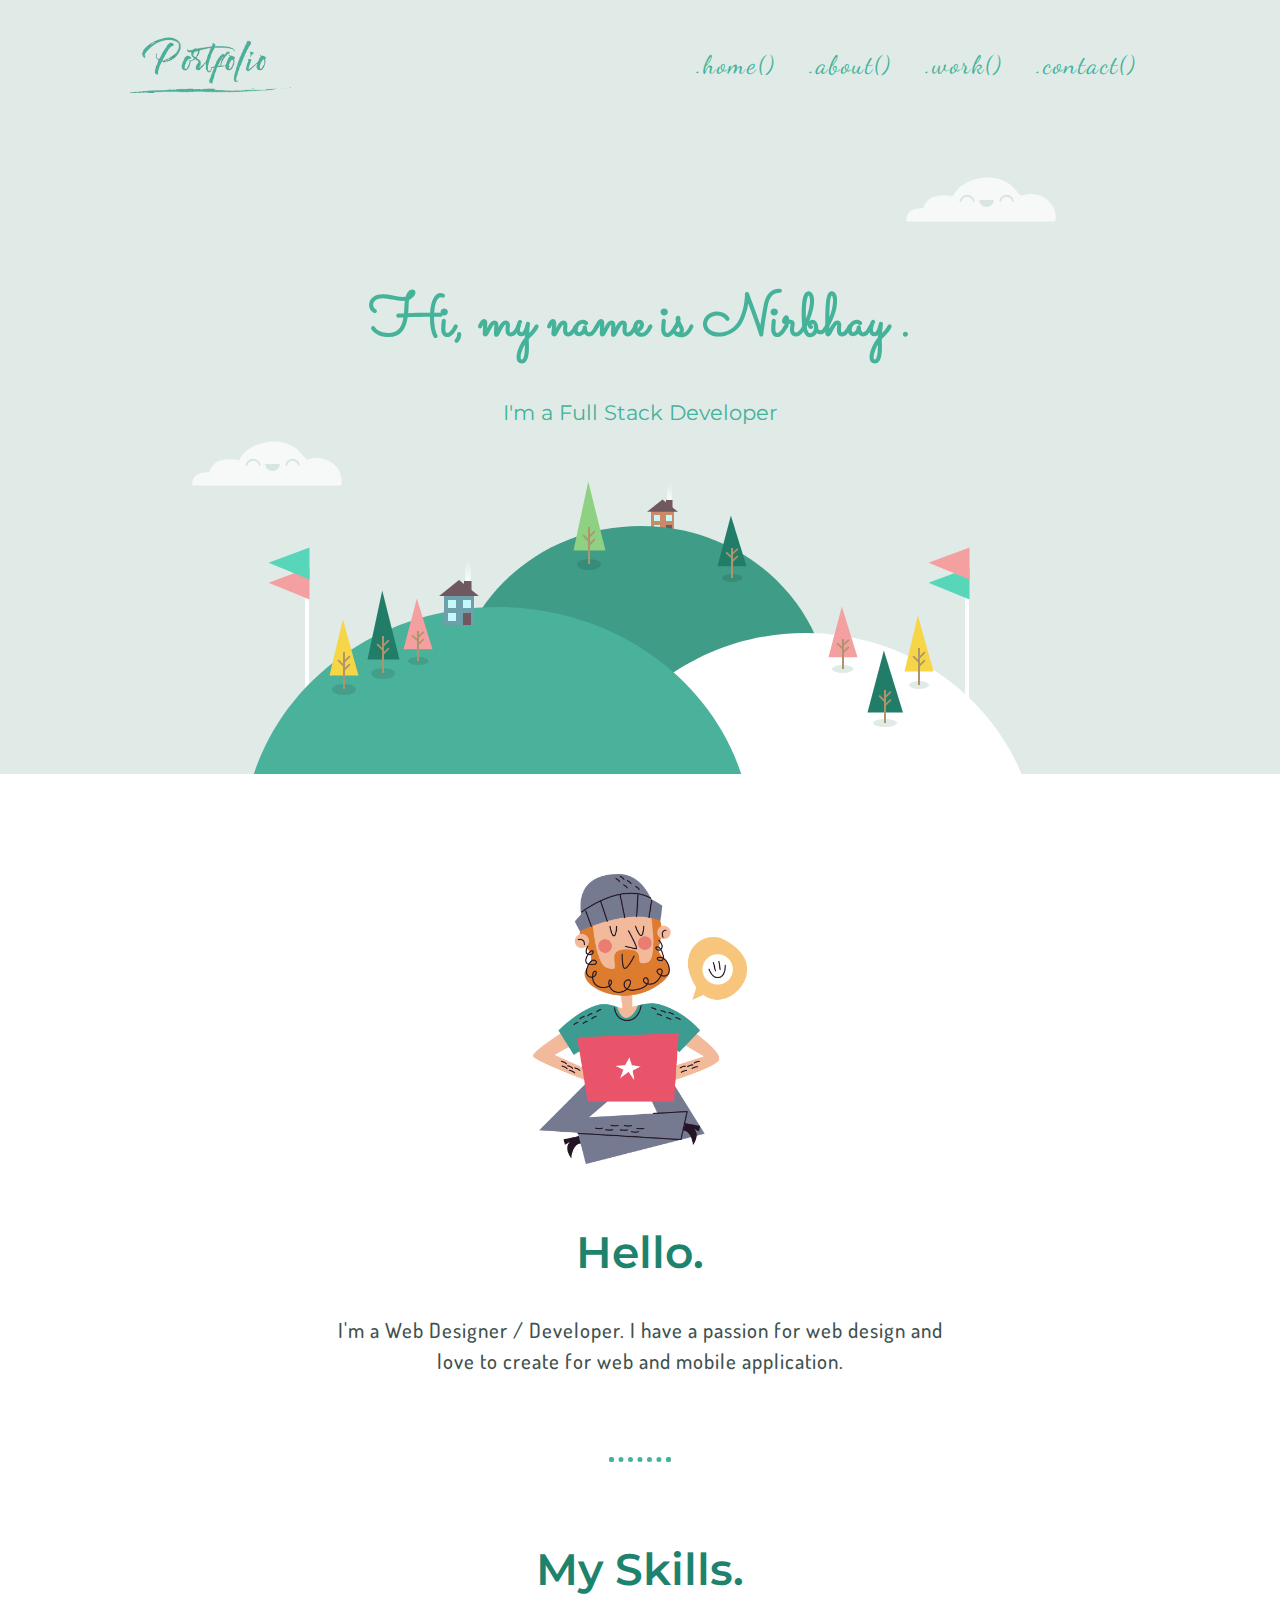
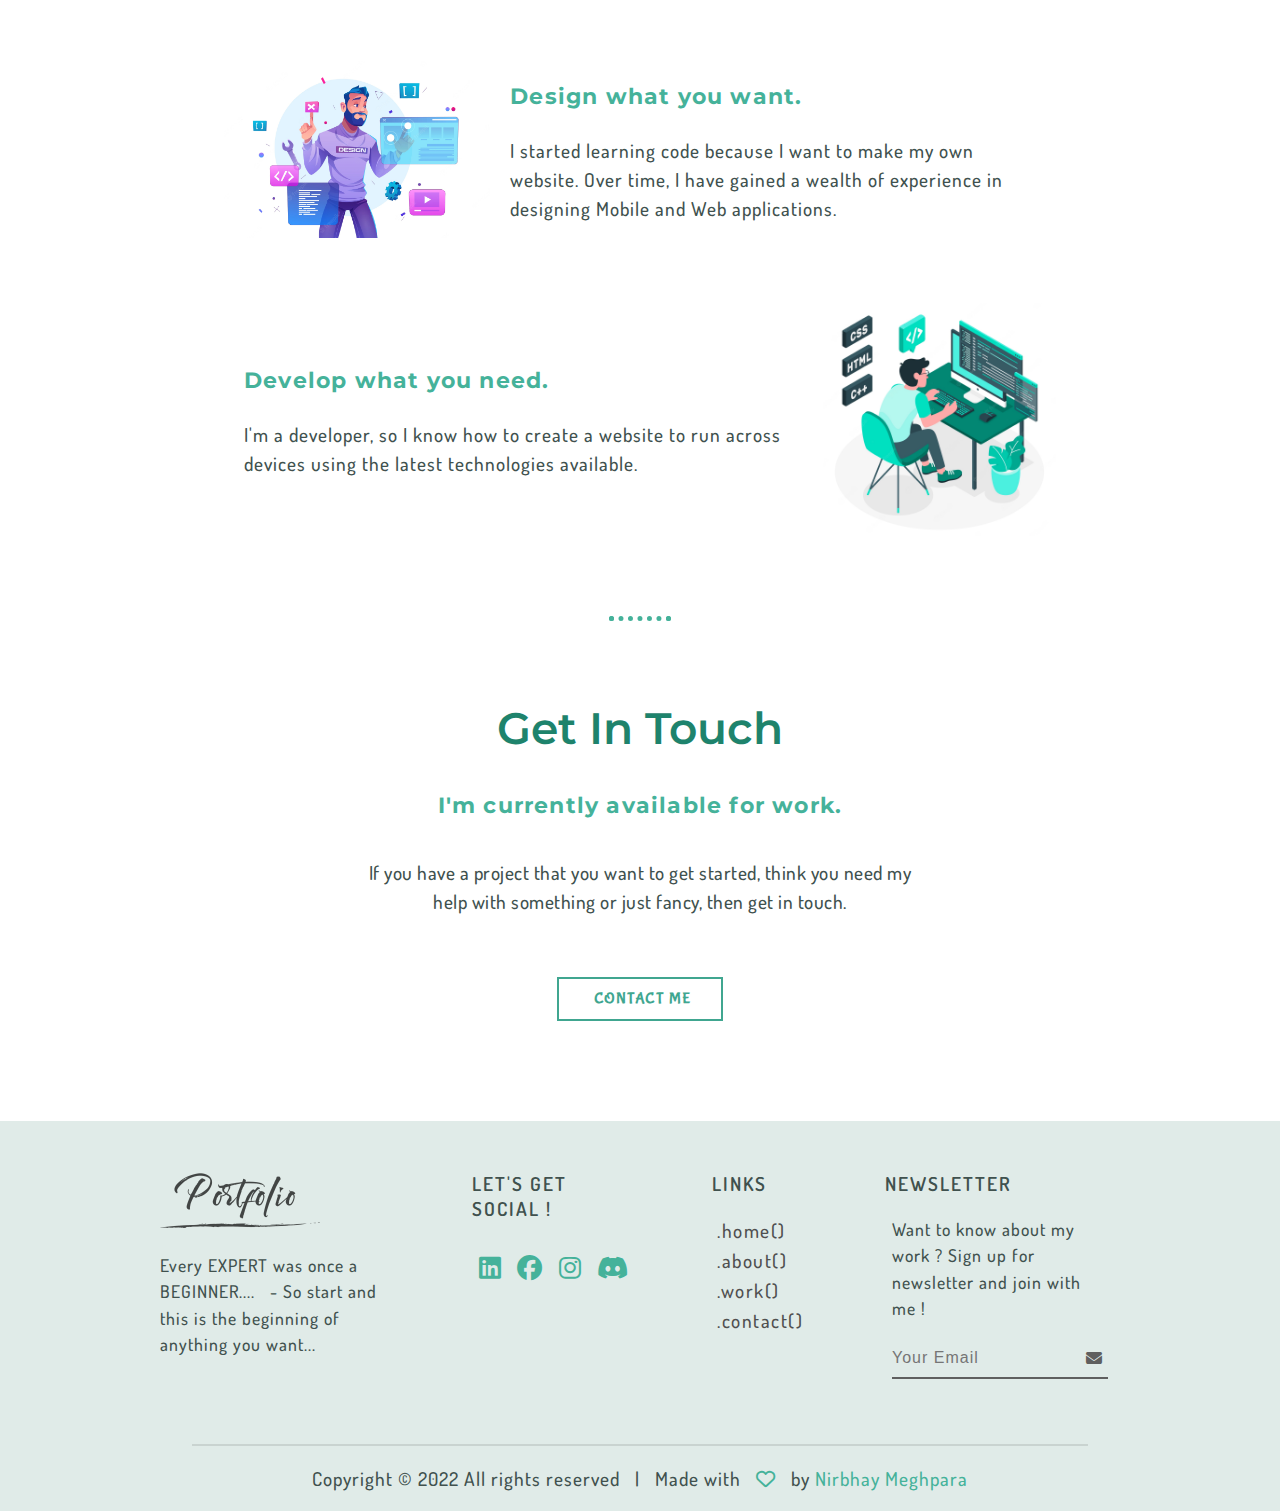
<file: index.html>
<!DOCTYPE html>
<html lang="en">
<head>
    <meta charset="UTF-8">
    <meta http-equiv="X-UA-Compatible" content="IE=edge">
    <meta name="viewport" content="width=device-width, initial-scale=1.0">
    <link rel="stylesheet" href="css/style.css">
    
    <link rel="stylesheet" href="https://cdnjs.cloudflare.com/ajax/libs/font-awesome/6.1.1/css/all.min.css">
    
    <link rel="icon" href="images/chatting.png">
    <link rel="preconnect" href="https://fonts.googleapis.com">
    <link rel="preconnect" href="https://fonts.gstatic.com" crossorigin>

    <title>Nirbhay Meghpara</title>
</head>
<body>
	<section class="header">
		<nav>
			<img src="images/pngwing.png" alt="logo">
			<div class="nav-links" id="navLinks">
				<i class="fa fa-times" onclick="hideMenu()" ></i>
				<ul>
					<li><a href="index.html">.home()</a></a></li>
					<li><a href="about.html">.about()</a></a></li>
					<li><a href="work.html">.work()</a></a></li>
					<li><a href="contact.html">.contact()</a></a></li>
				</ul>
			</div>
			<i class="fa fa-bars" onclick="showMenu()"></i>
		</nav>
	</section>

	
    <div class="top-container">
        <img class="top-cloud" src="images/cloud.svg" alt="cloud_iamge">
        <h1>Hi, my name is Nirbhay .</h1>
        <h2 id="designation">I'm a Full Stack Developer</h2>
        <img class="bottom-cloud" src="images/cloud.svg" alt="cloud_iamge">
        <div class="land">
            <img src="images/land.svg" alt="land_iamge">
        </div>            
    </div>


    <div class="middle-container">
        <div class="profile">
            <div class="profile-row">
                <img src="images/chatting.png"  alt="My Image">
                <h2>Hello.</h2>
                <p class="intro">I'm a Web Designer / Developer. I have a passion for web design and love to create for web and mobile application.</p>
            </div>
        </div>

        <hr>
        
        <div class="skills">
            <h2>My Skills.</h2>
            <div class="skill-row">
                <img class="design-img" src="images/design.webp" alt="My Image">
                <div class="skill-info">
                    <h3>Design what you want.</h3>
                    <p>I started learning code because I want to make my own website. Over time, I have gained a wealth of experience in designing Mobile and Web applications.</p>
                </div> 
            </div>

            <div class="skill-row rev">
                <img class="develop-img" src="images/develop.webp" alt="My Image">
                <div class="skill-info">
                    <h3>Develop what you need.</h3>
                    <p>I'm a developer, so I know how to create a website to run across devices using the latest technologies available.</p>
                </div>
            </div>
        </div>

        <hr>
        
        <div class="contact-me">
            <h2>Get In Touch</h2>
            <h3>I'm currently available for work.</h3>
            <p class="contact-message">If you have a project that you want to get started, think you need my help with something or just fancy, then get in touch.</p>
            <a class="btn" href="mailto:nirbhaymeghpara123@gmail.com">
                <img src="images/mail.png" alt="logo">
                <span>CONTACT ME</span>
            </a>
        </div>
    </div>
			
			
    <div class="bottom-container">
        <div class="footer-row">
            <div class="footer-about">
                <a href=""><img src="images/pngwing-black.png" alt="Logo"></a>
                <p>Every EXPERT was once a BEGINNER....&ensp;&nbsp;-&nbsp;So start and this is the beginning of anything you want...</p>
            </div>

            <div class="footer-widget">
                <h6>LET'S GET SOCIAL !</h6>
                <div class="social">
                    <a href="https://www.linkedin.com/in/nirbhay-meghpara-6b8980233/"><i class="fa-brands fa-linkedin"></i></a>
                    <a href="https://www.facebook.com/people/Nirbhay-Meghpara/100009369637541/"><i class="fa-brands fa-facebook"></i></a>
                    <a  href="https://www.instagram.com/nirbhay_0905/"><i class="fa-brands fa-instagram"></i></a>
                    <a href="https://discordapp.com/users/599505481287073793"><i class="fa-brands fa-discord"></i>
                    </a>
                </div>
            </div>

            <div class="footer-widget footer-links">
                <h6>LINKS</h6>
                <ul>
                    <li><a href="index.html">.home()</a></li>
                    <li><a href="about.html">.about()</a></li>
                    <li><a href="work.html">.work()</a></li>
                    <li><a href="contact.html">.contact()</a></li>
                </ul>
            </div>
            <div class="footer-newsletter">
                <h6>NEWSLETTER</h6>
                <div class="newsletter">
                    <p>Want to know about my work ? Sign up for newsletter and join with me !</p>
                    <form action="">
                        <input type="text" placeholder="Your Email" required>
                        <button type="submit"><i class="fa fa-envelope" arial-hidden="true"></i></button>
                    </form>
                </div>
            </div>
        </div>

        <div class="text">
            <p class="copyright">Copyright &copy; 2022 All rights reserved &nbsp; | &nbsp; Made with &nbsp; 
            <i class="fa-regular fa-heart"></i> &nbsp; by <a href="about.html">Nirbhay Meghpara</a></p>
        </div>
    </div>

        <script>
            var navLinks = document.getElementById("navLinks");
            function hideMenu(){
                navLinks.style.right = "-201px";
            }
            function showMenu(){
                navLinks.style.right = "-1px";
            }
        </script>

			
</body>
</html>
</file>
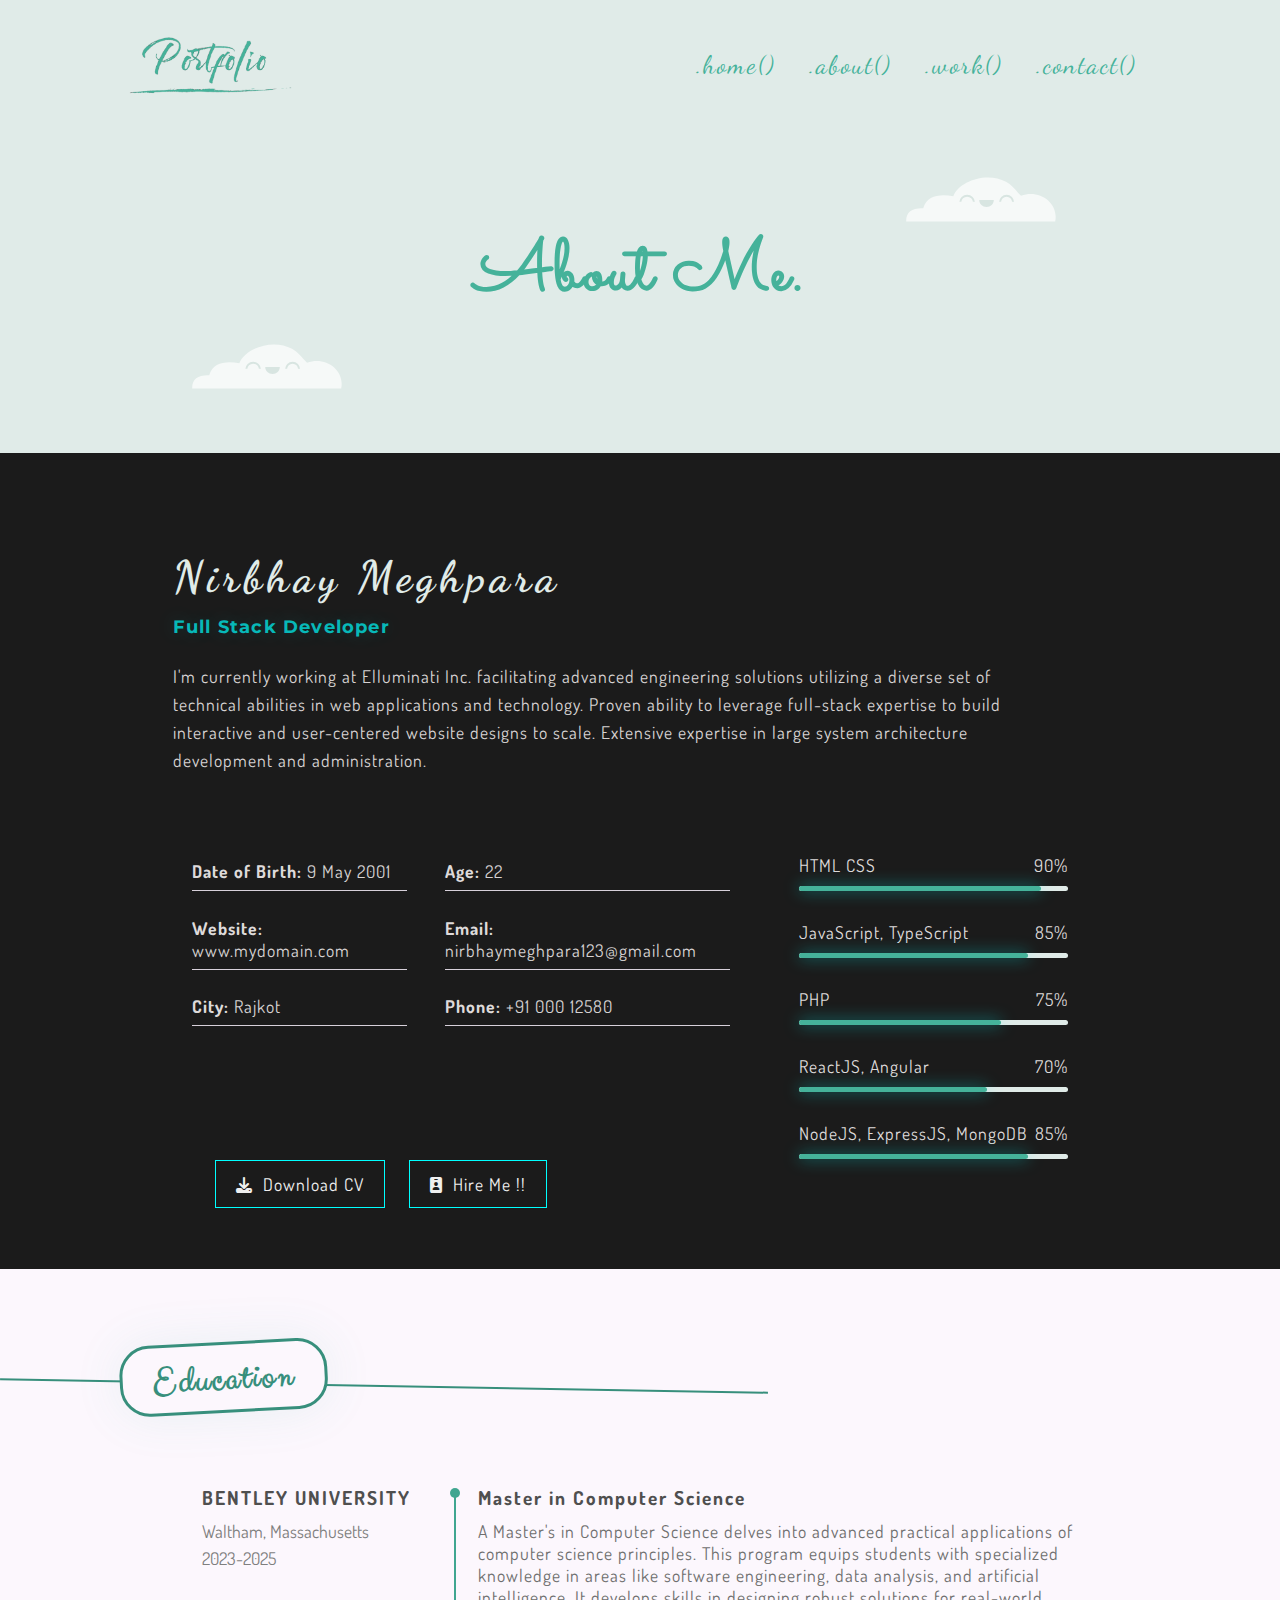
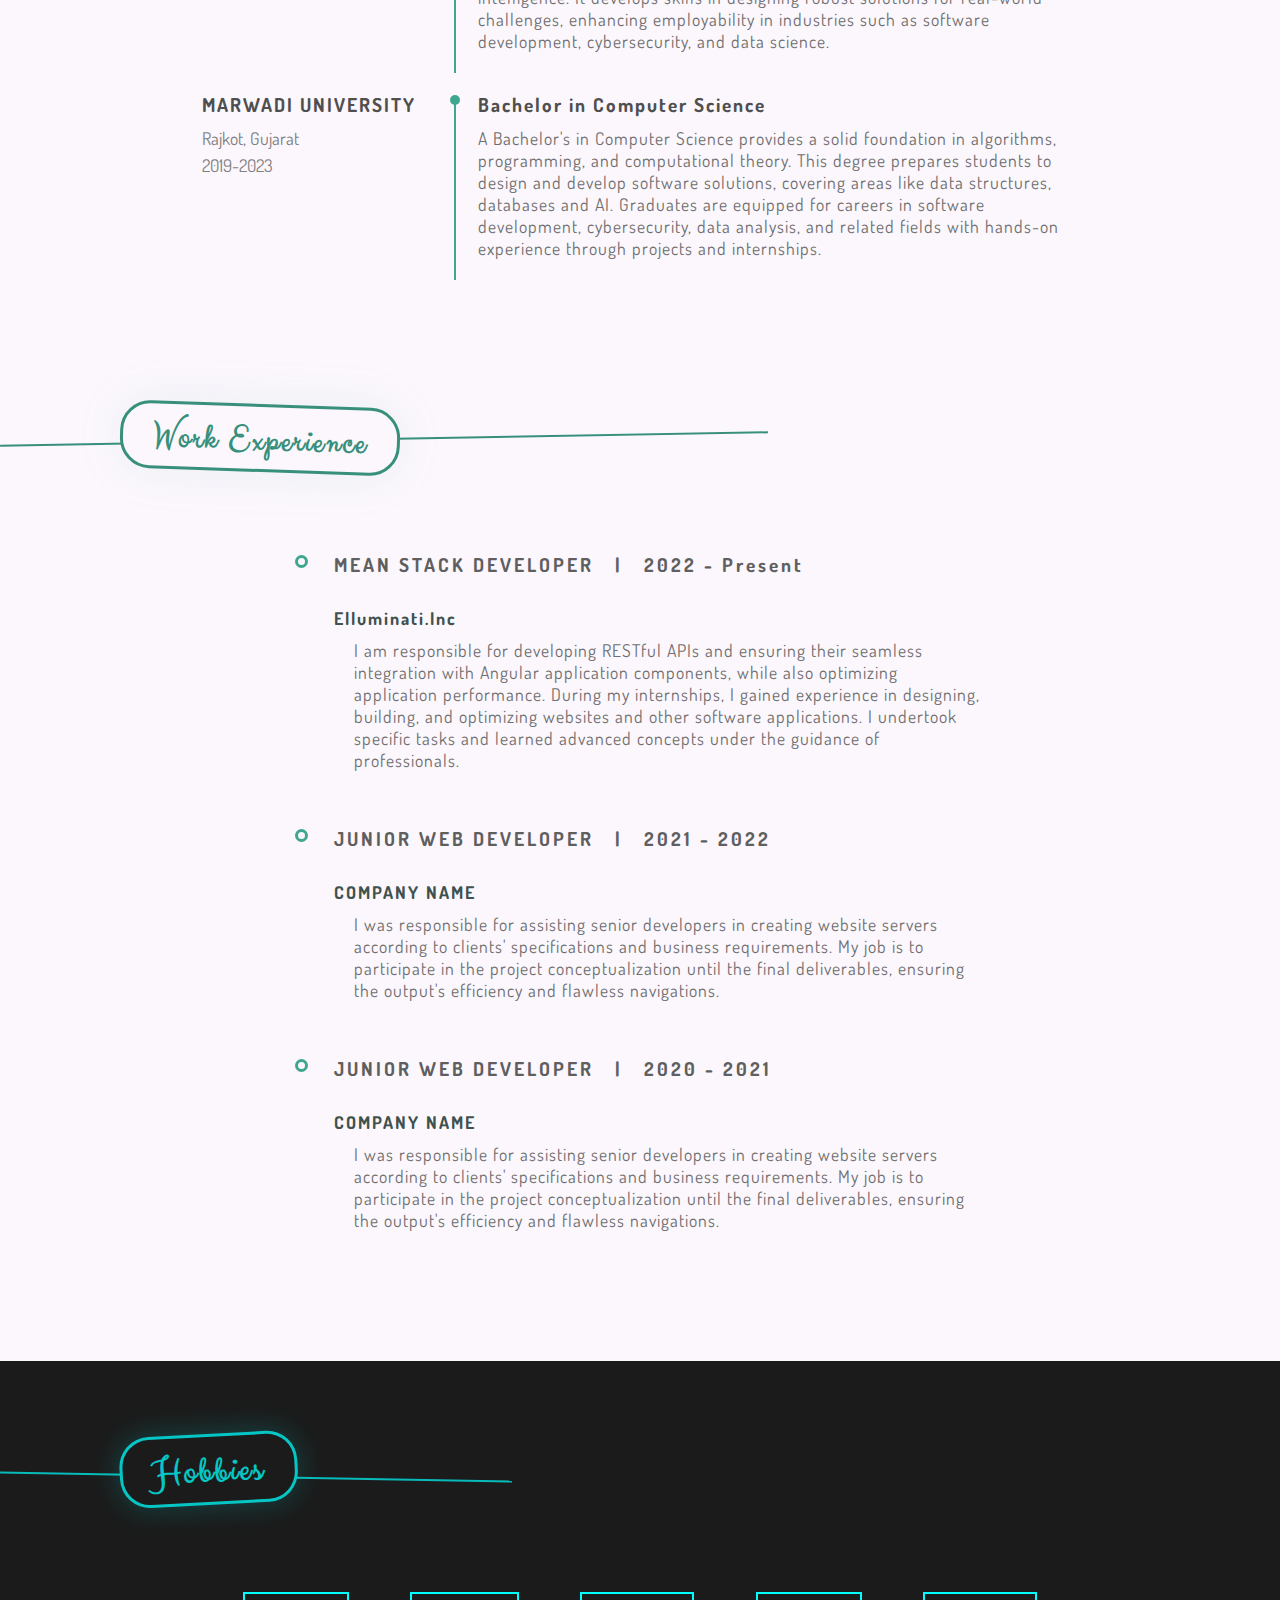
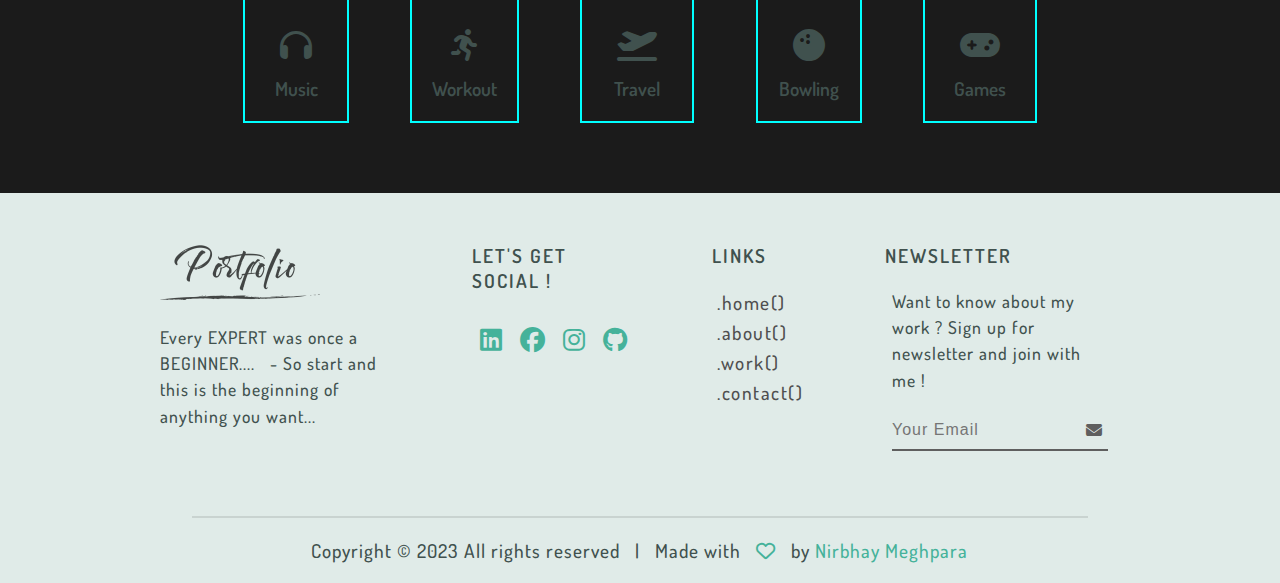
<file: about.html>
<!DOCTYPE html>
<html lang="en">
  <head>
    <meta charset="UTF-8" />
    <meta http-equiv="X-UA-Compatible" content="IE=edge" />
    <meta name="viewport" content="width=device-width, initial-scale=1.0" />
    <link rel="stylesheet" href="css/style.css" />

    <link
      rel="stylesheet"
      href="https://cdnjs.cloudflare.com/ajax/libs/font-awesome/6.1.1/css/all.min.css"
    />

    <link rel="icon" href="images/chatting.png" />
    <link rel="preconnect" href="https://fonts.googleapis.com" />
    <link rel="preconnect" href="https://fonts.gstatic.com" crossorigin />

    <title>Nirbhay Meghpara - About</title>
  </head>
  <body>
    <section class="header">
      <nav>
        <img src="images/pngwing.png" alt="logo" />
        <div class="nav-links" id="navLinks">
          <i class="fa fa-times" onclick="hideMenu()"></i>
          <ul>
            <li><a href="index.html">.home()</a></li>
            <li><a href="about.html">.about()</a></li>
            <li><a href="work.html">.work()</a></li>
            <li><a href="contact.html">.contact()</a></li>
          </ul>
        </div>
        <i class="fa fa-bars" onclick="showMenu()"></i>
      </nav>
    </section>

    <div class="sub top-container">
      <img class="top-cloud" src="images/cloud.svg" alt="cloud_iamge" />
      <h1>About Me.</h1>
      <img class="bottom-cloud" src="images/cloud.svg" alt="cloud_iamge" />
    </div>

    <div class="bg-black">
      <div class="content">
        <h1>Nirbhay Meghpara</h1>
        <h3>Full Stack Developer</h3>
        <p class="info">
          I'm currently working at Elluminati Inc. facilitating advanced
          engineering solutions utilizing a diverse set of technical abilities in web
          applications and technology. Proven ability to leverage full-stack expertise to build
          interactive and user-centered website designs to scale. Extensive expertise in large
          system architecture development and administration.
        </p>
      </div>

      <div class="details">
        <div class="main-details">
          <div class="first">
            <p><b>Date of Birth:</b> 9 May 2001</p>
            <p><b>Website:</b> www.mydomain.com</p>
            <p><b>City:</b> Rajkot</p>
          </div>

          <div class="second">
            <p><b>Age:</b> 22</p>
            <p><b>Email:</b> nirbhaymeghpara123@gmail.com</p>
            <p><b>Phone:</b> +91 000 12580</p>
          </div>
        </div>

        <div class="skill-details">
          <div class="skill-name">
            <span>HTML CSS</span>
            <span>90%</span>
          </div>
          <div class="progressBar">
            <div class="html"></div>
          </div>
          <div class="skill-name">
            <span>JavaScript, TypeScript</span>
            <span>85%</span>
          </div>
          <div class="progressBar">
            <div class="js"></div>
          </div>
          <div class="skill-name">
            <span>PHP</span>
            <span>75%</span>
          </div>
          <div class="progressBar">
            <div class="php"></div>
          </div>
          <div class="skill-name">
            <span>ReactJS, Angular</span>
            <span>70%</span>
          </div>
          <div class="progressBar">
            <div class="reactjs"></div>
          </div>
          <div class="skill-name">
            <span>NodeJS, ExpressJS, MongoDB</span>
            <span>85%</span>
          </div>
          <div class="progressBar">
            <div class="nodejs"></div>
          </div>
        </div>

        <div class="button">
          <div class="cv-container">
            <a
              class="cv"
              href="downloadable/Nirbhay Meghpara Resume.pdf"
              download="Nirbhay Meghpara Resume"
            >
              <i class="fa fa-download"></i>Download CV
            </a>
          </div>
          <div class="cv-container">
            <a class="cv" href="mailto:nirbhaymeghpara123@gmail.com"
              ><i class="fa fa-id-badge"></i>Hire Me !!</a
            >
          </div>
        </div>
      </div>
    </div>

    <div class="bg-light">
      <div class="education">
        <h3><span>Education</span></h3>
        <div class="edu-details">
          <div class="college">
            <h4>BENTLEY UNIVERSITY</h4>
            <p>Waltham, Massachusetts</p>
            <p>2023-2025</p>
          </div>
          <div class="box">
            <div class="course">
              <h4>Master in Computer Science</h4>
              <p>
                A Master's in Computer Science delves into advanced practical applications of computer science principles. This program equips students with specialized knowledge in areas like software engineering, data analysis, and artificial intelligence. It develops skills in designing robust solutions for real-world challenges, enhancing employability in industries such as software development, cybersecurity, and data science.
              </p>
            </div>
          </div>
        </div>
        <div class="edu-details">
          <div class="college">
            <h4>MARWADI UNIVERSITY</h4>
            <p>Rajkot, Gujarat</p>
            <p>2019-2023</p>
          </div>
          <div class="box">
            <div class="course">
              <h4>Bachelor in Computer Science</h4>
              <p>
                A Bachelor's in Computer Science provides a solid foundation in algorithms, programming, and computational theory. This degree prepares students to design and develop software solutions, covering areas like data structures, databases and AI. Graduates are equipped for careers in software development, cybersecurity, data analysis, and related fields with hands-on experience through projects and internships.
              </p>
            </div>
          </div>
        </div>
      </div>

      <div class="work-exp">
        <h3><span>Work Experience</span></h3>
        <div class="work-details">
          <div class="company">
            <div class="round">
              <h4>MEAN STACK DEVELOPER &nbsp; | &nbsp; 2022 - Present</h4>
              <h5>Elluminati.Inc</h5>
              <p>
                I am responsible for developing RESTful APIs and ensuring their seamless integration with Angular application components, while also optimizing application performance. During my internships, I gained experience in designing, building, and optimizing websites and other software applications. I undertook specific tasks and learned advanced concepts under the guidance of professionals.
              </p>
            </div>
          </div>
        </div>
        <div class="work-details">
          <div class="company">
            <div class="round">
              <h4>JUNIOR WEB DEVELOPER &nbsp; | &nbsp; 2021 - 2022</h4>
              <h5>COMPANY NAME</h5>
              <p>
                I was responsible for assisting senior developers in creating website servers
                according to clients' specifications and business requirements. My job is to
                participate in the project conceptualization until the final deliverables,
                ensuring the output's efficiency and flawless navigations.
              </p>
            </div>
          </div>
        </div>
        <div class="work-details">
          <div class="company">
            <div class="round">
              <h4>JUNIOR WEB DEVELOPER &nbsp; | &nbsp; 2020 - 2021</h4>
              <h5>COMPANY NAME</h5>
              <p>
                I was responsible for assisting senior developers in creating website servers
                according to clients' specifications and business requirements. My job is to
                participate in the project conceptualization until the final deliverables,
                ensuring the output's efficiency and flawless navigations.
              </p>
            </div>
          </div>
        </div>
      </div>
    </div>

    <div class="bg-black">
      <div class="hobbies">
        <h3><span>Hobbies</span></h3>
        <div class="hobbies-item">
          <div class="hobbies-icon">
            <i class="fa-solid fa-headphones"></i>
            <span class="icon-name">Music</span>
          </div>
          <div class="hobbies-icon">
            <i class="fa-solid fa-person-running"></i>
            <span class="icon-name">Workout</span>
          </div>
          <div class="hobbies-icon">
            <i class="fa fa-plane-departure"></i>
            <span class="icon-name">Travel</span>
          </div>
          <div class="hobbies-icon">
            <i class="fa-solid fa-bowling-ball"></i>
            <span class="icon-name">Bowling</span>
          </div>
          <div class="hobbies-icon">
            <i class="fa-solid fa-gamepad"></i>
            <span class="icon-name">Games</span>
          </div>
        </div>
      </div>
    </div>

    <div class="bottom-container">
      <div class="footer-row">
        <div class="footer-about">
          <a href=""><img src="images/pngwing-black.png" alt="Logo" /></a>
          <p>
            Every EXPERT was once a BEGINNER....&ensp;&nbsp;-&nbsp;So start and this is the
            beginning of anything you want...
          </p>
        </div>

        <div class="footer-widget">
          <h6>LET'S GET SOCIAL !</h6>
          <div class="social">
            <a href="https://www.linkedin.com/in/nirbhay0905/"
              ><i class="fa-brands fa-linkedin"></i
            ></a>
            <a href="https://www.facebook.com/people/Nirbhay-Meghpara/100009369637541/"
              ><i class="fa-brands fa-facebook"></i
            ></a>
            <a href="https://www.instagram.com/nirbhay_0905/"
              ><i class="fa-brands fa-instagram"></i
            ></a>
            <a href="https://github.com/NirbhayMeghpara"
              ><i class="fa-brands fa-github"></i>
            </a>
          </div>
        </div>

        <div class="footer-widget footer-links">
          <h6>LINKS</h6>
          <ul>
            <li><a href="index.html">.home()</a></li>
            <li><a href="about.html">.about()</a></li>
            <li><a href="work.html">.work()</a></li>
            <li><a href="contact.html">.contact()</a></li>
          </ul>
        </div>
        <div class="footer-newsletter">
          <h6>NEWSLETTER</h6>
          <div class="newsletter">
            <p>Want to know about my work ? Sign up for newsletter and join with me !</p>
            <form action="">
              <input type="text" placeholder="Your Email" required />
              <button type="submit">
                <i class="fa fa-envelope" arial-hidden="true"></i>
              </button>
            </form>
          </div>
        </div>
      </div>

      <div class="text">
        <p class="copyright">
          Copyright &copy; 2023 All rights reserved &nbsp; | &nbsp; Made with &nbsp;
          <i class="fa-regular fa-heart"></i> &nbsp; by
          <a href="about.html">Nirbhay Meghpara</a>
        </p>
      </div>
    </div>

    <script>
      var navLinks = document.getElementById("navLinks")
      function hideMenu() {
        navLinks.style.right = "-201px"
      }
      function showMenu() {
        navLinks.style.right = "-1px"
      }
    </script>
  </body>
</html>
</file>
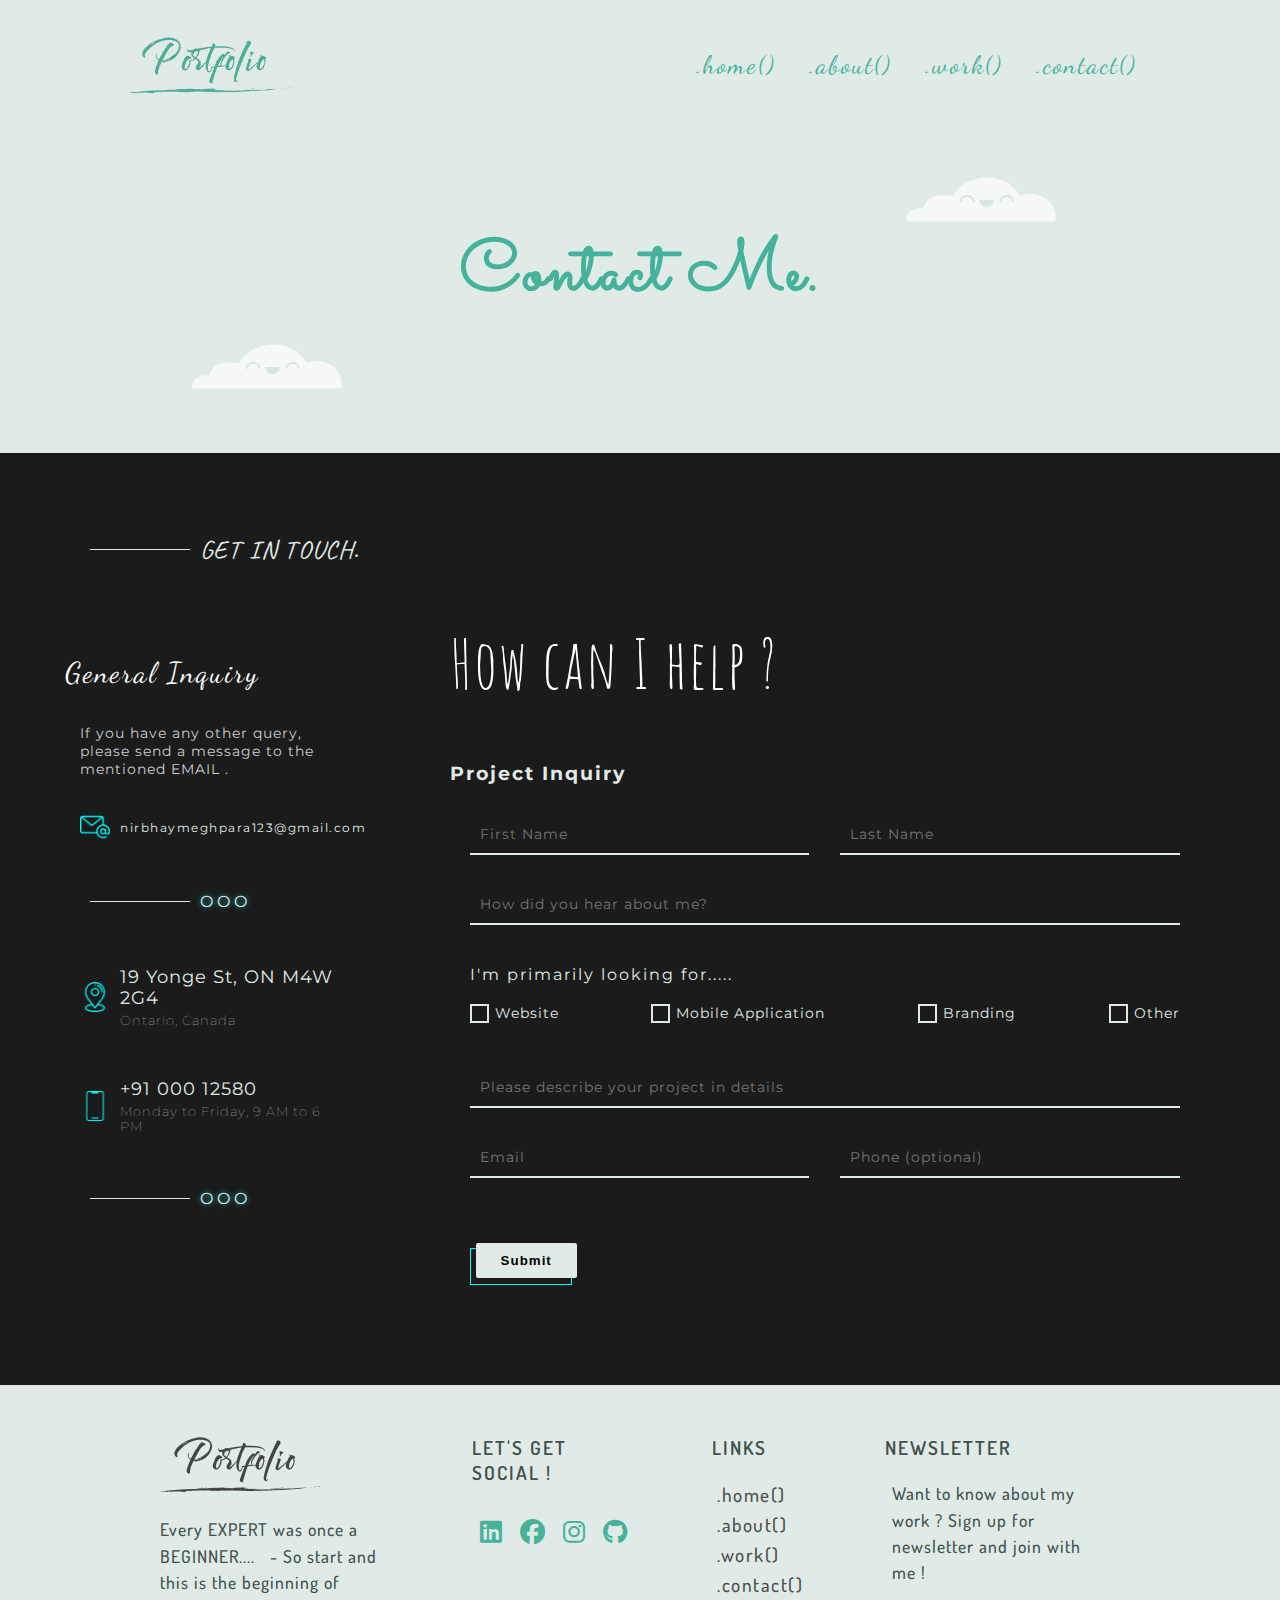
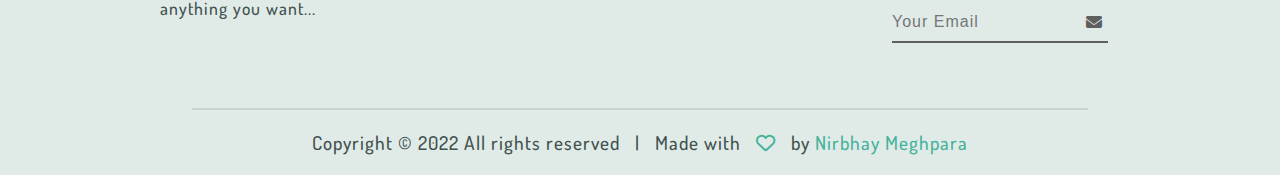
<file: contact.html>
<!DOCTYPE html>
<html lang="en">
<head>
    <meta charset="UTF-8">
    <meta http-equiv="X-UA-Compatible" content="IE=edge">
    <meta name="viewport" content="width=device-width, initial-scale=1.0">
    <link rel="stylesheet" href="css/style.css">
    
    <link rel="stylesheet" href="https://cdnjs.cloudflare.com/ajax/libs/font-awesome/6.1.1/css/all.min.css">
    
    <link rel="icon" href="images/chatting.png">
    <link rel="preconnect" href="https://fonts.googleapis.com">
    <link rel="preconnect" href="https://fonts.gstatic.com" crossorigin>

    <title>Nirbhay Meghpara - Contact</title>
</head>
<body>
    <section class="header">
        <nav>
        <img src="images/pngwing.png" alt="logo">
        <div class="nav-links" id="navLinks">
            <i class="fa fa-times" onclick="hideMenu()" ></i>
            <ul>
            <li><a href="index.html">.home()</a></li>
            <li><a href="about.html">.about()</a></li>
            <li><a href="work.html">.work()</a></li>
            <li><a href="contact.html">.contact()</a></li>
            </ul>
        </div>
        <i class="fa fa-bars" onclick="showMenu()"></i>
        </nav>
    </section>

    <div class="sub top-container">
        <img class="top-cloud" src="images/cloud.svg" alt="cloud_iamge">
        <h1>Contact Me.</h1>
        <img class="bottom-cloud" src="images/cloud.svg" alt="cloud_iamge">
    </div>

    <div class="contact-box">
        <div class="main-row">
            <span></span>
            <h3>GET IN TOUCH.</h3>
        </div>
        <div class="contact-main">
            <div class="contact-details">
                <h4>General Inquiry</h4>
                <p>If you have any other query, please send a message to the mentioned EMAIL .</p>
                
                <div class="mail-box">
                <a href="mailto:nirbhaymeghpara123@gmailcom">
                    <img src="images/email.png" alt="email icon">
                    <span>nirbhaymeghpara123@gmail.com</span>
                </a>
                </div>

                <div class="style-line">
                    <span class="line"></span>
                    <span>O O O</span>
                </div>
                
                <div class="contact-row">
                    <img src="images/map.png" alt="map icon">
                    <div>
                        <h5>19 Yonge St, ON M4W 2G4</h5>
                        <p>Ontario, Canada</p>
                    </div>
                </div>
                
                <div class="contact-row">
                    <img src="images/smartphone.png" alt="phone img">
                    <div>
                        <h5>+91 000 12580</h5>
                        <p>Monday to Friday, 9 AM to 6 PM</p>
                    </div>
                </div>

                <div class="style-line">
                    <span class="line"></span>
                    <span>O O O</span>
                </div>
            </div>

            <div class="contact-info">
                <h2>How can I help ?</h2>
                <h4>Project Inquiry</h4>
                <form action="" method="post" autocomplete="off">
                    <div class="name-field">
                        <input type="text" id="fname" name="name" placeholder="First Name" autocomplete="off">
                        <input type="text" id="lname" name="name" placeholder="Last Name">
                    </div>
                    <div class="project-field">
                        <input type="text" id="hearfrom" name="hearfrom" placeholder="How did you hear about me?">
                    </div>
                    <div class="project-type">
                        <p>I'm primarily looking for.....</p>
                        <div class="check-row">
                            <div class="check-col">
                                <input type="checkbox" name="projecttype" value="website">
                                <label>Website</label>
                            </div>
                            <div class="check-col">
                                <input type="checkbox" name="projecttype" value="mobileapp
                                "><label>Mobile Application</label>
                            </div>
                            <div class="check-col">
                                <input type="checkbox" name="projecttype" value="branding"
                                ><label>Branding</label>
                            </div>
                            <div class="check-col">
                                <input type="checkbox" name="projecttype" value="other">
                                <label>Other</label>
                            </div>
                        </div>
                    </div>
                    <div class="project-field">
                        <input type="text" id="projectdesc" name="project" placeholder="Please describe your project in details">
                    </div>
                    <div class="name-field">
                        <input type="email" id="eml" name="email" placeholder="Email">
                        <input type="text" id="phone" name="phone" placeholder="Phone (optional)">
                    </div>
                    
                    <div class="submit-btn">
                        <button type="submit">Submit</button>
                    </div>
                </form>
            </div>

            
        </div>
    </div>


    <div class="bottom-container">

        <div class="footer-row">
            <div class="footer-about">
                <a href=""><img src="images/pngwing-black.png" alt="Logo"></a>
                <p>Every EXPERT was once a BEGINNER....&ensp;&nbsp;-&nbsp;So start and this is the beginning of anything you want...</p>
            </div>

            <div class="footer-widget">
                <h6>LET'S GET SOCIAL !</h6>
                <div class="social">
                    <a href="https://www.linkedin.com/in/nirbhay0905/"><i class="fa-brands fa-linkedin"></i></a>
                    <a href="https://www.facebook.com/people/Nirbhay-Meghpara/100009369637541/"><i class="fa-brands fa-facebook"></i></a>
                    <a  href="https://www.instagram.com/nirbhay_0905/"><i class="fa-brands fa-instagram"></i></a>
                    <a href="https://github.com/NirbhayMeghpara"><i class="fa-brands fa-github"></i>
                    </a>
                </div>
            </div>

            <div class="footer-widget footer-links">
                <h6>LINKS</h6>
                <ul>
                    <li><a href="index.html">.home()</a></li>
                    <li><a href="about.html">.about()</a></li>
                    <li><a href="work.html">.work()</a></li>
                    <li><a href="contact.html">.contact()</a></li>
                </ul>
            </div>
            <div class="footer-newsletter">
                <h6>NEWSLETTER</h6>
                <div class="newsletter">
                    <p>Want to know about my work ? Sign up for newsletter and join with me !</p>
                    <form action="">
                        <input type="text" placeholder="Your Email" required>
                        <button type="submit"><i class="fa fa-envelope" arial-hidden="true"></i></button>
                    </form>
                </div>
            </div>
        </div>

        <div class="text">
            <p class="copyright">Copyright &copy; 2022 All rights reserved &nbsp; | &nbsp; Made with &nbsp; 
            <i class="fa-regular fa-heart"></i> &nbsp; by <a href="about.html">Nirbhay Meghpara</a></p>
        </div>
    </div>

      <script>
        var navLinks = document.getElementById("navLinks");
        function hideMenu(){
          navLinks.style.right = "-201px";
        }
        function showMenu(){
          navLinks.style.right = "-1px";
        }
      </script>
</body>
</html>
</file>
<file: css/style.css>
@import url("https://fonts.googleapis.com/css2?family=Dancing+Script:wght@500&family=Caveat&family=Dosis:wght@200;300;400;500;600;700;800&family=Montserrat:wght@500&family=Sacramento&family=Clicker+Script&family=Atma&family=Amatic+SC&family=Bubblegum+Sans&family=Rubik:ital,wght@0,300;0,400;0,500;0,600;0,700;0,800;1,300;1,400;1,500;1,600;1,700;1,800&display=swap");

body {
  color: #40514e;
  margin: 0;
  text-align: center;
  font-family: "Dosis", sans-serif;
}

.header {
  width: 100%;
  background-color: #e0ebe8;
}

nav {
  display: flex;
  padding: 2% 10% 0%;
  justify-content: space-between;
  align-items: center;
}

nav img {
  display: flex;
  width: 16%;
  transition: all 0.5s ease-in-out;
}

nav img:hover {
  transform: scale(1.05);
}

.nav-links {
  display: flex;
  text-align: right;
  margin-top: -10px;
}

.nav-links ul li {
  font-family: "Dancing Script", cursive;
  display: inline-block;
  margin: 0px 15px;
  font-size: 1.6rem;
  letter-spacing: 2px;
  transition: all 0.4s ease-in-out;
}

.nav-links li a {
  text-decoration: none;
  color: #45b29a;
  transition: all 0.4s ease-in-out;
}

.nav-links li a:hover {
  color: #4f4f4f;
}

.nav-links li:hover {
  transform: scale(1.1);
}

.top-container {
  position: relative;
  background-color: #e0ebe8;
  background-position: center;
  background-size: cover;
  width: 100%;
  padding-top: 100px;
  margin-top: -1px;
}

.top-container h1 {
  font-size: 3.75rem;
  margin: 50px auto 0px auto;
  font-family: "Sacramento", cursive;
  color: #45b29a;
  line-height: 2;
  transition: all 1s ease-in-out;
}

#designation {
  font-size: 1.3rem;
  font-weight: normal;
  font-family: "Montserrat", sans-serif;
  color: #45b29a;
  padding-bottom: 2rem;
  transition: all 1s ease-in-out;
}

.top-cloud {
  position: absolute;
  right: 14rem;
  top: 4rem;
  transition: all 1s ease-in-out;
}
.bottom-cloud {
  position: absolute;
  left: 12rem;
  bottom: 18rem;
  transition: all 1s ease-in-out;
}

.land {
  margin: 0px auto;
  max-width: 800px;
  overflow: hidden;
  transition: all 1s ease-in-out;
}

.land img {
  margin-bottom: -4px;
  width: 100%;
}

hr {
  border: 5px dotted #45b29a;
  width: 4%;
  border-bottom: none;
  margin: 80px auto;
}

nav .fa {
  display: none;
  position: relative;
  left: 45px;
  color: #45b29a;
}

@media screen and (max-width: 800px) {
  * {
    transition: all 0.5s ease-in-out;
  }

  .nav-links {
    display: block;
    position: fixed;
    top: 0px;
    right: -201px;
    height: 100vh;
    width: 200px;
    background: #1f1f1f;
    z-index: 2;
    text-align: left;
    padding-top: 35px;
  }

  nav img {
    margin-top: 10px;
    width: 26%;
  }

  .nav-links ul {
    padding: 10px 0px 0px 30px;
  }

  .nav-links ul li {
    display: inline-block;
    padding: 10px 0px;
    font-size: 1.3rem;
  }

  .nav-links li a {
    color: white;
    font-size: 20px;
  }

  .nav-links li a:hover {
    color: #45b29a;
  }

  nav .fa {
    display: inline-block;
    margin: 10px 30px 10px -20px;
    font-size: 143%;
    cursor: pointer;
  }

  .top-container h1 {
    font-size: 2.75rem;
    line-height: 1.5;
  }

  #designation {
    font-size: 1.1rem;
    font-weight: normal;
    font-family: "Montserrat", sans-serif;
    color: #45b29a;
    padding-bottom: 2rem;
  }

  .top-cloud {
    right: 2rem;
    top: 3rem;
  }

  .bottom-cloud {
    left: 3rem;
    bottom: 13rem;
  }

  .land {
    margin: 0px auto;
    max-width: 600px;
    overflow: hidden;
  }
}

@media screen and (max-width: 550px) {
  .top-container {
    padding-top: 80px;
  }

  .top-container h1 {
    font-size: 2.1rem;
    line-height: 1.5;
  }

  #designation {
    font-size: 0.95rem;
    font-weight: normal;
    font-family: "Montserrat", sans-serif;
    color: #45b29a;
    padding-bottom: 2rem;
  }

  .top-cloud,
  .bottom-cloud {
    width: 80px;
  }

  .bottom-cloud {
    bottom: 9rem;
  }
}

.middle-container {
  margin: 100px auto;
  width: 100%;
}

.profile-row {
  width: 50%;
  margin: auto;
}

.profile-row img {
  margin: auto;
  max-width: 290px;
  width: 100%;
  padding-bottom: 20px;
}

.intro {
  max-width: 700px;
  font-weight: 500;
  margin: auto;
  line-height: 1.5;
  font-size: 1.3rem;
  letter-spacing: 1px;
}

.skill-row {
  display: flex;
  align-items: center;
  width: 50%;
  margin: 60px auto;
  text-align: left;
}

h2 {
  font-size: 2.75rem;
  font-family: "Montserrat", sans-serif;
  color: #1e836c;
  font-weight: 600;
}

.skill-info {
  width: 70%;
  padding: 0px 20px;
}

.skill-info p {
  letter-spacing: 1px;
  line-height: 1.5;
  font-size: 1.2rem;
  font-weight: 500;
}

h3 {
  font-size: 1.5rem;
  letter-spacing: 1.2px;
  color: #45b29a;
  font-family: "Montserrat", sans-serif;
}

.rev {
  flex-direction: row-reverse;
}

.design-img {
  width: 32%;
}

.develop-img {
  width: 28%;
}

@media screen and (max-width: 1400px) {
  .skill-row {
    width: 65%;
    line-height: 1.6;
  }

  h3 {
    font-size: 1.4rem;
  }
}

@media screen and (max-width: 800px) {
  h2 {
    font-size: 2.4rem;
  }

  .profile-row,
  .profile-row img {
    width: 70%;
  }

  .skill-row {
    flex-direction: column;
    width: 70%;
    margin: 60px auto 90px;
  }

  .skill-info {
    width: 90%;
  }

  .skill-info p {
    padding: 0px 10px;
  }

  h3,
  .skill-info p {
    text-align: center;
    letter-spacing: 0.8px;
  }

  .design-img {
    width: 70%;
    margin: 20px 0px 10px;
  }

  .develop-img {
    width: 65%;
    margin: 40px 0px 10px;
  }
}

@media screen and (max-width: 500px) {
  .profile-row {
    width: 80%;
  }

  .skill-row {
    width: 90%;
  }

  .design-img {
    width: 90%;
    margin: 20px 0px;
  }

  .develop-img {
    width: 75%;
    margin: 10px 0px 10px;
  }
}

.contact-message {
  width: 45%;
  margin: 40px auto 60px;
  line-height: 1.5;
  font-size: 1.2rem;
  font-weight: 500;
  letter-spacing: 0.5px;
}

.btn {
  align-items: center;
  display: inline-flex;
  border: 2px solid #40a690;
  font-family: "Bubblegum Sans", sans-serif;
  overflow: hidden;
  padding: 10px 20px;
  text-decoration: none;
  letter-spacing: 1px;
  transition: all 0.2s ease-in-out;
}

.btn img {
  width: 25px;
  height: 20px;
  transform: translateX(-60px);
  transition: all 0.3s ease-in-out;
}

.btn span {
  position: relative;
  color: #40a690;
  left: -10px;
  transition: all 0.3s ease-in-out;
}

.btn:hover {
  box-shadow: 0px 0px 50px 0px rgba(69, 178, 154, 0.3);
  border-radius: 5px;
  transform: scale(1.02);
}

.btn:hover img {
  position: relative;
  transform: translateX(-8px);
}

.btn:hover span {
  left: 0px;
}

.bottom-container {
  margin: auto;
  background-color: #e0ebe8;
  padding: 40px 0px 0px;
}

.bottom-container i {
  color: #45b29a;
}

.footer-row {
  width: 75%;
  margin: 0px auto 35px;
  display: flex;
  flex-wrap: wrap;
  justify-content: space-between;
  text-align: left;
}

.footer-about,
.footer-newsletter {
  width: 25%;
  margin-bottom: 30px;
}

.footer-about img {
  width: 160px;
  margin: 10px 0px 15px;
  opacity: 0.7;
}

.footer-about p,
.newsletter p {
  margin-top: 5px;
  font-size: 1.1rem;
  font-weight: 500;
  line-height: 1.5;
  letter-spacing: 1px;
}

.footer-widget {
  width: 18%;
}

.footer-widget h6,
.footer-newsletter h6 {
  font-size: 1.2rem;
  margin: 10px 5px 20px;
  font-weight: 600;
  letter-spacing: 2px;
}

.footer-widget .social {
  display: flex;
  flex-wrap: wrap;
  justify-content: space-evenly;
  padding: 5px 0px;
  font-size: 25px;
}

.footer-widget .social i {
  margin: 10px 5px;
  cursor: pointer;
  transition: all 0.3s ease-in;
}

.footer-widget .social i:hover {
  transform: scale(1.2);
  color: #2e7667;
}

.footer-links {
  width: 11%;
}

.footer-widget ul {
  display: inline-block;
  padding: 0px 10px;
  margin: 0px;
  letter-spacing: 1.5px;
}

.footer-widget ul li {
  list-style: none;
  line-height: 30px;
  font-size: 1.2rem;
  font-weight: 500;
  cursor: pointer;
  transition: all 0.3s ease-in-out;
}

.footer-widget ul li a {
  text-decoration: none;
  color: #4f4f4f;
  transition: all 0.3s ease-in-out;
}

.footer-widget ul li:hover {
  transform: scale(1.05);
}

.footer-widget ul li a:hover {
  color: #45b29a;
}

.footer-newsletter .newsletter {
  width: 90%;
  margin: auto;
}

.newsletter form {
  position: relative;
}

.newsletter form input {
  background: transparent;
  outline: none;
  border: none;
  color: #4f4f4f;
  border-bottom: 2px solid #5f5f5f;
  width: 100%;
  font-size: 1rem;
  padding: 10px 0px;
  letter-spacing: 1px;
}

.newsletter form button {
  font-size: 16px;
  position: absolute;
  right: 0;
  top: 0;
  height: 100%;
  background: transparent;
  border: none;
  cursor: pointer;
}

.newsletter form button i {
  color: #5f5f5f;
  transition: all 0.3s ease-in-out;
}

.newsletter form button:hover i {
  color: #2e7667;
  transform: scale(1.1);
}

.text {
  border-top: 2px solid rgba(0, 0, 0, 0.1);
  width: 70%;
  margin: 20px auto 0px;
  padding: 20px 0px;
}

.copyright {
  width: 90%;
  font-size: 1.2rem;
  font-weight: 500;
  letter-spacing: 1px;
  margin: 0px auto;
}

.copyright a {
  text-decoration: none;
  color: #45b29a;
  font-weight: 500;
  transition: 0.5s;
}

@media screen and (max-width: 800px) {
  h3 {
    font-size: 1.3rem;
  }

  .contact-me h3 {
    padding: 0px 5px;
  }

  .contact-message {
    width: 70%;
    margin-bottom: 50px;
  }

  .footer-about,
  .footer-newsletter,
  .footer-widget {
    width: 45%;
    margin: 10px;
  }

  .footer-about img {
    width: 120px;
  }

  .footer-about p,
  .newsletter p {
    font-size: 1.1rem;
  }

  .text {
    padding: 15px 0px;
  }

  .copyright {
    font-size: 1.1rem;
    width: 80%;
    margin: 0px auto;
  }
}

@media screen and (max-width: 550px) {
  .footer-row {
    width: 85%;
  }

  .footer-about,
  .footer-newsletter {
    width: 80%;
    margin: 20px auto;
  }

  .footer-widget {
    width: 50%;
    position: relative;
    left: 20px;
  }

  .footer-links {
    width: 35%;
    left: 10px;
  }

  .footer-widget .social {
    width: 85%;
  }

  .copyright {
    line-height: 1.7;
  }
}

/* -------------- About Us -------------- */

.sub {
  height: 30vh;
  padding-top: 70px;
  position: relative;
}

.sub h1 {
  margin-top: 20px;
  font-size: 4.5rem;
  letter-spacing: 2px;
}

.sub .bottom-cloud {
  bottom: 4rem;
}

.bg-black {
  width: 100%;
  background-color: #1b1b1b;
  padding: 60px 0px 50px;
}

.bg-black p {
  color: #d6d2d2;
}

.content {
  margin: 0px auto 60px;
  width: 73%;
  text-align: left;
  line-height: 1.6;
  letter-spacing: 1px;
  animation: zoom 1s forwards;
}

.content h1 {
  font-family: "Dancing Script", sans-serif;
  font-size: 2.75rem;
  margin-bottom: 0px;
  letter-spacing: 5px;
  color: #e0ebe8;
}

.content h3 {
  font-size: 1.15rem;
  color: rgba(0, 255, 255, 0.7);
  padding-top: 0px;
  margin-top: 0px;
  text-align: left;
  text-shadow: 0px 0px 20px rgba(0, 255, 255, 0.2);
}

.info {
  width: 95%;
  font-size: 1.1rem;
  margin-top: 20px;
}

@media screen and (max-width: 800px) {
  .sub h1 {
    margin-top: 25px;
    font-size: 4rem;
  }

  .info {
    font-size: 0.95rem;
  }

  .content h1 {
    font-size: 2.3rem;
  }

  .content h3 {
    font-size: 1rem;
  }
}

.details {
  display: flex;
  justify-content: space-between;
  flex-wrap: wrap;
  position: relative;
  margin: auto;
  padding-bottom: 50px;
  width: 70%;
  letter-spacing: 1px;
  animation: zoom 1s forwards;
}

.main-details {
  display: flex;
  justify-content: space-between;
  width: 60%;
  font-size: 0.85rem;
  text-align: left;
}

.first b,
.second b {
  color: #dedada;
}

.first {
  width: 40%;
}

.second {
  margin-left: 20px;
  width: 53%;
}

.main-details p {
  font-size: 1.1rem;
  padding: 8px 0px;
  border-bottom: 1px solid #d7d0da;
}

.button {
  position: absolute;
  bottom: 1.5rem;
  left: 0.8rem;
}

.cv-container {
  display: inline-block;
  background-color: transparent;
  transition: all 0.3s ease-out;
  cursor: pointer;
}

.cv {
  margin: 10px;
  background-color: transparent;
  border: 1px solid #00ffff;
  color: #efefef;
  text-decoration: none;
  font-size: 1.1rem;
  padding: 12px 20px;
  transition: all 0.3s ease-out;
}

.cv-container:hover {
  transform: scale(1.03);
}

.cv-container:hover .cv {
  box-shadow: 0 0 30px 0px rgba(0, 255, 255, 0.2);
}

.cv i {
  color: #efefef;
  padding-right: 10px;
  font-size: 1rem;
}

.skill-details {
  display: flex;
  width: 30%;
  flex-direction: column;
  justify-content: space-between;
  padding: 0px 20px;
}

.skill-details span {
  color: #dedada;
}

.skill-name {
  display: flex;
  font-size: 1.1rem;
  justify-content: space-between;
  margin: 20px 0px 10px;
}

.progressBar {
  width: 100%;
  height: 5px;
  margin-bottom: 10px;
  border-radius: 10px;
  background-color: #e0ebe8;
  animation: progress 1s forwards;
}

.html,
.js,
.php,
.nodejs,
.reactjs {
  box-shadow: 0px 0px 15px 0px rgba(0, 255, 255, 0.5);
  border-radius: 10px;
  height: 5px;
  background-color: #45b29a;
  animation: progress 1.5s forwards;
}

.html {
  width: 90%;
}

.js {
  width: 85%;
}
.php {
  width: 75%;
}
.reactjs {
  width: 70%;
}
.nodejs {
  width: 85%;
  animation: progress 1.5s forwards;
}

@keyframes progress {
  0% {
    width: 0%;
  }
}

@media screen and (max-width: 1100px) {
  * {
    transition: all 0.5s ease-in-out;
  }

  .details {
    padding-bottom: 20px;
    flex-direction: column;
  }

  .info {
    width: 100%;
  }

  .main-details {
    width: 95%;
    margin: 0px 0px 30px;
  }

  .first,
  .second {
    margin: 0px;
  }

  .first {
    width: 40%;
  }

  .skill-details {
    width: 50%;
    margin: 25px auto 70px;
    padding: 0px;
  }

  .button {
    position: static;
  }
}

@media screen and (max-width: 800px) {
  .main-details {
    width: 100%;
  }

  .main-details p {
    font-size: 0.95rem;
  }

  .skill-details {
    width: 260px;
  }
}

@media screen and (max-width: 550px) {
  .main-details {
    flex-direction: column;
  }

  .first {
    width: 65%;
  }
  .second {
    width: 85%;
  }

  .main-details p {
    display: inline-block;
    padding-right: 20px;
    margin: 8px 0px;
  }

  .skill-details {
    padding: 0px;
    margin-bottom: 60px;
  }

  .cv-container {
    margin: 25px 10px;
  }
}

.bg-light {
  background-color: #fcf7fd;
  padding: 60px 0px 80px;
}

.education,
.work-exp,
.hobbies {
  text-align: left;
}

.education {
  margin-bottom: 140px;
}

.education h3,
.work-exp h3,
.hobbies h3 {
  position: relative;
  font-family: "Clicker Script", cursive;
  font-size: 2.35rem;
  margin-top: 20px;
  margin-bottom: 60px;
  color: #378f7c;
  letter-spacing: 2px;
}

.education h3::before,
.work-exp h3::before,
.hobbies h3::before {
  content: "";
  width: 60%;
  height: 2px;
  display: block;
  position: absolute;
  top: 50%;
  left: 0;
  transform: rotate(1deg);
  background-color: #378f7c;
  transition: all 0.5s ease-in-out;
}

.education h3 span,
.work-exp h3 span,
.hobbies h3 span {
  background: #fcf7fd;
  border: 3px solid;
  border-radius: 30px;
  display: inline-block;
  margin: 0 0 0 120px;
  padding: 10px 30px 5px;
  top: 50%;
  z-index: 1;
  transform: rotate(-3deg) translateY(-10%);
  box-shadow: 0px 0px 50px 0px rgba(69, 178, 154, 0.1);
}

.edu-details,
.work-details,
.hobbies-item {
  width: 70%;
  margin: auto;
}

.edu-details {
  position: relative;
  padding-bottom: 30px;
  display: flex;
  justify-content: space-between;
}

.edu-details h4,
.edu-details p {
  margin: 5px 10px;
}

.edu-details h4 {
  letter-spacing: 2px;
  color: #4f4f4f;
  margin-bottom: 10px;
  font-size: 1.2rem;
}

.college {
  width: 30%;
}

.college p {
  font-size: 0.95rem;
  color: #7f7f7f;
  font-size: 1.1rem;
}

.box {
  position: relative;
  width: 70%;
  padding-left: 10px;
}

.course p,
.company p {
  font-size: 1.1rem;
  letter-spacing: 1px;
  color: #6f6f6f;
}

.edu-details:last-child {
  padding-bottom: 0px;
}

.box::before {
  content: "";
  position: absolute;
  top: 16px;
  left: -4px;
  height: 100%;
  width: 2px;
  background-color: #40a690;
  animation: lineExtends 1s forwards;
}

.box::after {
  content: "";
  position: absolute;
  top: 8px;
  left: -8px;
  height: 10px;
  width: 10px;
  border-radius: 50%;
  background-color: #40a690;
}

.work-exp h3 {
  font-size: 2.2rem;
  margin-bottom: 80px;
}

.work-exp h3::before {
  transform: rotate(-1deg);
}

.work-exp h3 span {
  transform: rotate(2deg) translateY(0%);
}

.work-details {
  position: relative;
}

.company {
  width: 75%;
  padding-bottom: 30px;
  margin: 0px auto 20px;
}

.company h4 {
  font-size: 1.2rem;
  color: #5f5f5f;
  letter-spacing: 3px;
}

.company h5 {
  font-size: 1.1rem;
  letter-spacing: 2px;
  margin-bottom: 0px;
}

.company p {
  margin: 10px 20px;
  letter-spacing: 1px;
}

.company p:last-child {
  margin-bottom: 0px;
}

.round {
  position: relative;
  width: 100%;
  padding-left: 30px;
}

.round::before {
  content: "";
  position: absolute;
  top: 13px;
  left: -4px;
  width: 2px;
  background-color: #40a690;
  animation: lineExtends 1s forwards;
}

.round::after {
  content: "";
  position: absolute;
  top: 3px;
  left: -9px;
  height: 7px;
  width: 7px;
  border-radius: 50%;
  background-color: transparent;
  border: 3px solid #40a690;
}

@keyframes lineExtends {
  0% {
    height: 0%;
  }

  100% {
    height: 100%;
  }
}

.hobbies h3 {
  color: rgba(0, 255, 255, 0.75);
}

.hobbies h3::before {
  width: 40%;
  background-color: rgba(0, 255, 255, 0.7);
}

.hobbies h3 span {
  box-shadow: 0px 0px 30px 0px rgba(0, 255, 255, 0.2);
  background: #1b1b1b;
}

.hobbies-item {
  display: flex;
  flex-wrap: wrap;
  justify-content: space-evenly;
  align-items: center;
  animation: zoom 1s forwards;
}

.hobbies-icon {
  padding: 20px;
  margin: 20px 10px;
  border: 2px solid #00ffff;
  display: flex;
  flex-direction: column;
  align-items: center;
  cursor: pointer;
  transition: all 0.3s ease-in;
}

.hobbies-icon:hover {
  color: rgba(0, 255, 255, 0.7);
  transform: scale(1.1);
  box-shadow: 0px 0px 50px 0px rgba(0, 255, 255, 0.2);
}

.hobbies-icon i {
  padding: 15px;
  font-size: 2rem;
}

.hobbies-icon span {
  font-size: 1.2rem;
  font-weight: 600;
  transition: all 0.3s ease-in;
}

.hobbies-icon:hover span {
  color: rgba(0, 255, 255, 0.7);
  letter-spacing: 1px;
}

@media screen and (max-width: 1100px) {
  .edu-details,
  .work-details {
    text-align: left;
  }

  .education h3,
  .work-exp h3,
  .hobbies h3 {
    text-align: left;
    margin-left: -30px;
  }
}

@media screen and (max-width: 900px) {
  .education h3,
  .work-exp h3,
  .hobbies h3 {
    font-size: 2rem;
  }

  .education h3::before,
  .work-exp h3::before,
  .hobbies h3::before {
    width: 75%;
  }

  .edu-details {
    flex-direction: column;
    padding-left: 20px;
  }

  .edu-details::before {
    content: "";
    position: absolute;
    top: 16px;
    left: -4px;
    width: 2px;
    background-color: #40a690;
    animation: lineExtends 1s forwards;
  }

  .edu-details::after {
    content: "";
    position: absolute;
    top: 8px;
    left: -8px;
    height: 10px;
    width: 10px;
    border-radius: 50%;
    background-color: #40a690;
  }

  .college,
  .course,
  .box {
    width: 100%;
  }

  .college {
    margin-bottom: 20px;
  }

  .box {
    padding-left: 0px;
  }

  .box::before,
  .box::after {
    height: 0%;
    width: 0px;
  }

  .company {
    width: 90%;
  }
}

@media screen and (max-width: 550px) {
  .education h3,
  .work-exp h3,
  .hobbies h3 {
    text-align: center;
    font-size: 1.9rem;
  }

  .education h3::before,
  .work-exp h3::before,
  .hobbies h3::before {
    width: 100%;
  }

  .education h3 span,
  .work-exp h3 span,
  .hobbies h3 span {
    margin: 0;
  }

  .edu-details,
  .work-details,
  .hobbies-item {
    width: 80%;
  }

  .edu-details {
    padding-left: 15px;
  }

  .company {
    margin: 0px 0px 20px;
  }
}

/* ---------- Work Page ---------- */

.work-content {
  padding: 40px 0px 80px;
  background-color: #fefefe;
}

.work-content .row {
  width: 80%;
  margin: auto;
}

.work-content img {
  border-radius: 50%;
  width: 240px;
}

.work-content h3 {
  font-family: "Montserrat", san-serif;
  color: #45b29a;
}

.work-content p {
  max-width: 500px;
  margin: 0px auto;
  line-height: 1.6;
  font-size: 1.2rem;
  font-weight: 500;
  letter-spacing: 1px;
}

.work-content p a {
  text-decoration: none;
  color: #45b29a;
  border-bottom: 1px solid #45b29a;
}

.project,
.testimonial {
  background-color: #0b0b0b;
  max-width: 100%;
  display: flex;
  justify-content: space-between;
  padding: 120px 80px;
  text-align: left;
}

.project .wrapper {
  width: 46%;
  padding: 0px 20px;
}

.project .wrapper p {
  margin: 0px;
  display: inline-block;
  border-bottom: 1px solid #e0ebe8;
  padding: 5px 0px;
  color: #e0ebe8;
  font-size: 1.2rem;
  font-weight: 500;
  letter-spacing: 2px;
}

.project .wrapper h2 {
  width: 90%;
  color: white;
  margin: 20px 10px 70px;
  font-size: 3.2rem;
  letter-spacing: 1px;
}

.project .wrapper .project-info {
  margin-bottom: 50px;
  border-radius: 10px;
  overflow: hidden;
  transition: all 0.3s ease-out;
  cursor: pointer;
}

.project .wrapper .project-info:hover {
  transform: scale(1.02);
  box-shadow: 0px 0px 30px 0px rgba(69, 178, 154, 0.3);
}

.project .wrapper .project-info img {
  max-width: 100%;
  margin-bottom: -4px;
}

.project .wrapper .project-info .project-desc {
  background-color: #181823;
  padding: 10px 25px 40px;
}

.project .wrapper .project-info .project-desc h3 {
  color: white;
  margin: 20px 0px 15px;
  font-family: "Amatic SC", cursive;
  font-size: 2rem;
  font-weight: 800;
  letter-spacing: 2px;
  transition: all 0.4s ease-out;
  text-align: left;
}

.project .wrapper .project-info:hover .project-desc h3 {
  color: rgba(0, 255, 255, 0.85);
  margin-left: 10px;
  letter-spacing: 3px;
}

.project .wrapper .project-info .project-desc p {
  border-bottom: none;
  color: #d6d2d2;
  letter-spacing: 1px;
  line-height: 1.4;
  font-size: 1.1rem;
}

.project .wrapper .project-btn {
  display: flex;
  justify-content: center;
  align-items: center;
  height: 150px;
}

.project .wrapper .project-btn .view-btn {
  text-align: center;
  position: relative;
  color: #e0ebe8;
  letter-spacing: 1.2px;
  display: inline-block;
  padding: 20px 30px;
  border: 1px solid #00ffff;
  font-size: 1.2rem;
  font-weight: 500;
  cursor: pointer;
  transition: all 0.3s ease-in-out;
}

.project .wrapper .project-btn .view-btn::before {
  content: "";
  width: 50px;
  height: 1px;
  position: absolute;
  top: 50%;
  left: -40px;
  background-color: #00ffff;
}

.project .wrapper .project-btn .view-btn::after {
  content: "";
  width: 50px;
  height: 1px;
  position: absolute;
  top: 50%;
  right: -40px;
  background-color: #00ffff;
}

.project .wrapper .project-btn .view-btn:hover {
  box-shadow: 0px 0px 60px 5px rgba(0, 255, 255, 0.2);
  transform: translateY(-3px);
}

.photography {
  background-color: #fcf7fd;
  text-align: left;
  padding: 40px 80px 80px;
}

.photography h2 {
  color: #181823;
  margin-bottom: 20px;
}

.photography p {
  max-width: 650px;
  font-size: 1.3rem;
  font-weight: 500;
  line-height: 1.6;
  letter-spacing: 1px;
  margin: 0px 0px 60px;
}

.photography .photo-details {
  display: flex;
  flex-direction: column;
  flex-wrap: nowrap;
}

.photography .photo-details .country {
  display: flex;
  justify-content: flex-start;
  align-items: center;
  margin-bottom: 40px;
}

.photography .photo-details .country p {
  color: #2f2f2f;
  border: 2px solid #5221e6;
  text-align: center;
  padding: 8px 20px;
  margin: 0px 20px 0px 0px;
  font-size: 1.3rem;
  font-weight: 600;
  cursor: pointer;
  transition: all 0.3s ease-in-out;
}

.photography .photo-details .country p:hover {
  background-color: rgba(82, 33, 230, 0.5);
  transform: scale(1.1);
}

.photography .photo-details .photos {
  display: flex;
  justify-content: space-between;
}

.photography .photo-details .photos .img-box {
  position: relative;
  max-width: 24%;
  border-radius: 10px;
  text-align: center;
  overflow: hidden;
}

.photography .photo-details .photos .img-box img,
.photography .photo-details .photos .img-box .layer {
  width: 100%;
  height: 100%;
}

.photography .photo-details .photos .img-box .layer {
  position: absolute;
  background: transparent;
  top: 0;
  left: 0;
  transition: all 0.4s ease-in-out;
}

.photography .photo-details .photos .img-box:hover .layer {
  background: rgba(0, 255, 255, 0.3);
}

.photography .photo-details .photos .img-box .layer h3 {
  font-family: "Clicker Script", cursive;
  width: 100%;
  color: #fff;
  position: absolute;
  font-size: 2.4rem;
  letter-spacing: 1px;
  top: 0;
  left: 0;
  opacity: 0;
  transition: all 0.4s ease-in-out;
}

.photography .photo-details .photos .img-box:hover .layer h3 {
  top: 40%;
  opacity: 1;
}

.testimonial {
  padding-bottom: 40px;
}

.testimonial-info,
.testimonial-col {
  width: 47%;
}

.testimonial-info {
  margin-top: -50px;
}

.testimonial-info h2 {
  color: white;
  letter-spacing: 1px;
  margin-bottom: 30px;
  font-size: 3rem;
}

.testimonial-info p {
  color: #8491a0;
  line-height: 1.5;
  letter-spacing: 1px;
  font-size: 1.3rem;
  font-weight: 500;
  margin-bottom: 40px;
}

.testimonial-info a {
  text-decoration: none;
  border-bottom: 2px solid rgba(0, 255, 255, 0.5);
  font-size: 1.2rem;
  color: white;
  padding: 10px 4px;
  letter-spacing: 1.5px;
  transition: all 0.3s ease-in-out;
}

.testimonial a:hover {
  padding: 10px 20px;
  box-shadow: 0px 0px 40px 5px rgba(0, 255, 255, 0.2);
}

.testimonial .testimonial-col .row {
  border: 1px solid #d6d2d2;
  padding: 20px 50px;
  margin-bottom: 60px;
  box-shadow: 0px 0px 30px 0px rgba(0, 255, 255, 0.2);
}

.testimonial .testimonial-col .row h3 {
  font-family: "Dancing Script", cursive;
  font-size: 1.8rem;
  font-weight: 400;
  letter-spacing: 1.5px;
  color: rgba(0, 255, 255, 0.9);
  text-align: left;
}

.testimonial .testimonial-col .row h4 {
  font-family: "Bubblegum Sans", sans-serif;
  font-size: 1.4rem;
  letter-spacing: 2px;
  color: #e0ebe8;
  margin-bottom: 5px;
}

.testimonial .testimonial-col .row p {
  color: #919191;
  margin-top: 0px;
  font-weight: 500;
  font-size: 1.1rem;
}

@media screen and (max-width: 1100px) {
  .project {
    flex-direction: column;
  }

  .project .wrapper {
    width: 90%;
    margin: 0px auto;
  }
}

@media screen and (max-width: 900px) {
  .photography .photo-details .photos {
    flex-wrap: wrap;
  }

  .photography .photo-details .photos .img-box {
    max-width: 48%;
    margin: 15px 0px;
  }

  .testimonial {
    padding-top: 80px;
    flex-direction: column;
  }

  .testimonial-info,
  .testimonial-col {
    width: 90%;
    margin: 0px auto;
  }

  .testimonial-col {
    width: 80%;
    margin-top: 80px;
  }
}

@media screen and (max-width: 700px) {
  .project .wrapper h2,
  .testimonial-info h2 {
    font-size: 2.6rem;
  }

  .photography .photo-details .country {
    flex-wrap: wrap;
    justify-content: space-between;
  }

  .photography .photo-details .country p {
    width: 40%;
    padding: 5px 10px;
    margin: 5px 0px;
  }
}

@media screen and (max-width: 550px) {
  .project,
  .testimonial {
    padding-left: 40px;
    padding-right: 40px;
  }

  .project .wrapper h2,
  .testimonial-info h2 {
    font-size: 2.1rem;
  }

  .project .wrapper .project-info .project-desc h3 {
    font-size: 1.8rem;
  }

  .project .wrapper .project-info .project-desc p,
  .testimonial .testimonial-col .row p {
    font-size: 1rem;
  }

  .photography {
    padding: 40px 30px 80px;
  }

  .photography p {
    font-size: 1.2rem;
  }

  .photography .photo-details .photos .img-box .layer h3 {
    font-size: 2rem;
  }

  .testimonial-col {
    width: 90%;
  }

  .testimonial .testimonial-col .row {
    padding: 10px 30px;
  }

  .testimonial .testimonial-col .row h3 {
    font-size: 1.5rem;
    margin-bottom: 40px;
  }
}

/* --------- Contact --------- */

.contact-box {
  font-family: "Montserrat", sans-serif;
  background: #1b1b1b;
  padding: 80px;
}

.main-row {
  text-align: left;
  display: flex;
  align-items: center;
}

.main-row span,
.contact-details .style-line .line {
  content: "";
  width: 100px;
  height: 1px;
  background-color: #e0ebe8;
  margin: 0px 10px;
  animation: lineStretch 1s forwards;
}

@keyframes lineStretch {
  0% {
    width: 0px;
  }
}

.main-row h3 {
  font-family: "Caveat", cursive;
  font-size: 1.6rem;
  font-weight: 400;
  margin: 0px;
  color: #e0ebe8;
  animation: zoom 1s forwards;
}

.contact-main {
  text-align: left;
  color: #e0ebe8;
  width: 100%;
  margin: 0px auto;
  display: flex;
  justify-content: space-between;
}

.contact-details {
  display: flex;
  flex-direction: column;
  width: 25%;
  padding-top: 50px;
  animation: zoom 1s forwards;
}

.contact-details h4 {
  font-family: "Dancing Script", cursive;
  font-weight: 100;
  font-size: 1.8rem;
  letter-spacing: 2px;
  color: white;
  margin: 40px 0px 20px -15px;
}

.contact-details p {
  font-family: "Montserrat", sans-serif;
  font-size: 0.9rem;
  letter-spacing: 1px;
  color: #c9cdd2;
  padding-right: 20px;
}

.contact-details .mail-box {
  display: inline-block;
}

.contact-details .mail-box a {
  display: flex;
  align-items: center;
  text-decoration: none;
  margin: 20px 0px;
  font-size: 0.75rem;
  letter-spacing: 1.5px;
  color: #e0ebe8;
}

.contact-details a img,
.contact-details .contact-row img {
  height: 30px;
  width: 30px;
  padding-right: 10px;
}

.contact-details .style-line {
  display: flex;
  align-items: center;
  margin: 30px 0px;
}

.contact-details .style-line span {
  text-shadow: 0px 0px 5px rgba(0, 255, 255, 0.8);
}

.contact-details .contact-row {
  display: flex;
  align-items: center;
  margin: 20px 0px;
}

.contact-details .contact-row h5 {
  font-size: 1.1rem;
  font-weight: 400;
  margin: 5px 0px;
  letter-spacing: 1px;
}

.contact-details .contact-row p {
  font-size: 0.8rem;
  margin: 5px 0px;
  font-weight: 100;
}

.contact-info {
  padding: 0px 0px 20px 40px;
  width: 67%;
  letter-spacing: 2px;
  animation: zoom 1s forwards;
}

@keyframes zoom {
  0% {
    transform: scale(0);
  }
}

.contact-info h2 {
  font-size: 4.2rem;
  font-weight: 400;
  font-family: "Amatic SC", cursive;
  color: white;
  animation: zoom 1.5s forwards;
}

.contact-info h4 {
  font-size: 1.2rem;
  animation: zoom 1.5s forwards;
}

.contact-info form {
  margin: 0px 20px;
}

.contact-info form .name-field,
.contact-info form .project-field {
  display: flex;
  justify-content: space-between;
  margin: 30px 0px;
}

.contact-info form .name-field input,
.contact-info form .project-field input {
  font-family: "Montserrat", sans-serif;
  width: 45%;
  background: transparent;
  outline: none;
  border: none;
  border-bottom: 2px solid #e0ebe8;
  padding: 10px;
  font-size: 0.9rem;
  color: #e0ebe8;
  letter-spacing: 1px;
}

.contact-info form .name-field input,
.contact-info form .project-field input {
  animation: lineStretch 1.5s forwards;
}

.contact-info form .project-field input {
  width: 100%;
}

.contact-info form .project-type p {
  padding: 10px 0px 20px;
  margin: 0px;
}

.contact-info form .project-type .check-row {
  display: flex;
  justify-content: space-between;
  flex-wrap: wrap;
}

.check-col {
  display: flex;
  margin-bottom: 15px;
}

.check-col input[type="checkbox"] {
  opacity: 0;
  transform: scale(1.5);
  cursor: pointer;
  z-index: 1;
}

.check-col input[type="checkbox"] + label {
  position: relative;
  padding-left: 5px;
  font-size: 0.9rem;
  letter-spacing: 1px;
}

.check-col input[type="checkbox"] + label::before,
.check-col input[type="checkbox"]:checked + label::before,
.check-col input[type="checkbox"]:checked + label::after {
  content: "";
  position: absolute;
  top: 0;
  left: -20px;
  width: 15px;
  height: 15px;
  background: transparent;
  transition: all 0.3s ease-in-out;
}

.check-col input[type="checkbox"] + label::before {
  border: 2px solid #e0ebe8;
}

.check-col input[type="checkbox"]:checked + label::before {
  top: 2px;
  left: -17px;
  border: 2px solid #00ffff;
  box-shadow: 0px 0px 10px 0px rgba(0, 255, 255, 0.2);
  border-radius: 50%;
  width: 10px;
  height: 10px;
}

.contact-info form .submit-btn {
  width: 100px;
  height: 35px;
  display: inline-block;
  border: 1px solid #00ffff;
  margin-top: 40px;
  transition: all 0.3s ease-in-out;
}

.contact-info form .submit-btn button {
  background-color: #e0ebe8;
  position: relative;
  top: -6px;
  left: 5px;
  padding: 10px 25px;
  font-weight: 600;
  letter-spacing: 1px;
  border-radius: 2px;
  border: none;
  cursor: pointer;
  transition: all 0.2s ease-in-out;
}

.contact-info form .submit-btn:hover {
  box-shadow: 0px 0px 40px 0px rgba(0, 255, 255, 0.3);
}

.contact-info form .submit-btn button:hover {
  top: -4px;
  left: 3px;
}

@media screen and (max-width: 1200px) {
  .contact-box {
    padding: 80px 50px;
  }

  .contact-details {
    width: 30%;
  }

  .contact-info {
    width: 60%;
  }

  .contact-info form .name-field input {
    width: 43%;
  }
}

@media screen and (max-width: 960px) {
  .contact-details {
    width: 35%;
  }

  .contact-info {
    width: 55%;
  }

  .contact-info form .name-field,
  .contact-info form .project-field {
    flex-direction: column;
    margin: 0px;
  }

  .contact-info form .name-field input,
  .contact-info form .project-field input {
    margin: 15px 0px;
    width: 95%;
  }

  .contact-info form .project-type {
    margin: 20px 0px;
  }
}

@media screen and (max-width: 790px) {
  .contact-main {
    flex-direction: column;
  }

  .contact-details {
    width: 70%;
    margin: 0px auto 20px;
  }

  .contact-info {
    width: 80%;
    padding-left: 0px;
    margin: auto;
  }
}

@media screen and (max-width: 550px) {
  .main-row span,
  .contact-details .style-line .line {
    width: 70px;
  }

  .contact-details {
    width: 80%;
  }

  .contact-details .mail-box a span {
    word-break: break-all;
  }

  .contact-info {
    width: 100%;
  }

  .contact-info h2 {
    font-size: 3.2rem;
  }

  .contact-info h4 {
    font-size: 1.1rem;
  }

  .contact-info form .name-field input,
  .contact-info form .project-field input {
    font-size: 0.7rem;
  }

  .contact-info form .project-type .check-row {
    flex-direction: column;
  }
}
</file>
